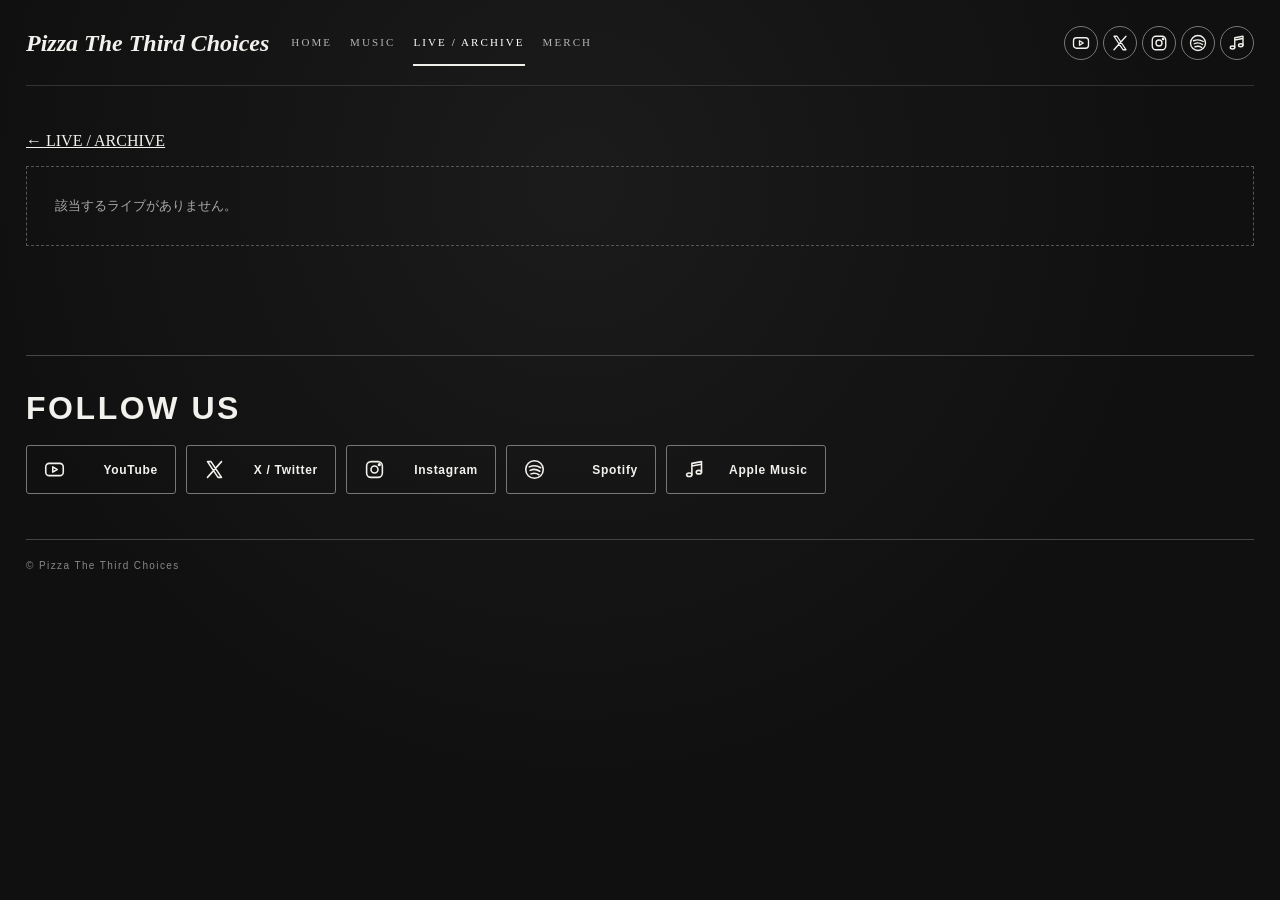
<file: event.html>
<!doctype html>
<html lang="ja">

<head>
  <meta charset="utf-8">
  <meta name="viewport" content="width=device-width, initial-scale=1">

  <title>LIVE DETAIL | Pizza The Third Choices</title>

  <!-- 共通スタイルシート -->
  <link rel="stylesheet" href="style.css">
</head>

<body>

  <!-- ========================================
       SITE SHELL / ページ全体
  ========================================= -->
  <div class="site-shell">


    <!-- ========================================
         HEADER / ナビゲーション
    ========================================= -->
    <nav class="top-nav">

      <!-- サイト名・ホームへのリンク -->
      <a class="wordmark" href="index.html">
        Pizza The Third Choices
      </a>

      <!-- ページ移動メニュー -->
      <div class="nav-links">
        <a href="index.html">HOME</a>
        <a href="music.html">MUSIC</a>
        <a class="active" href="live.html">LIVE / ARCHIVE</a>
        <a href="merch.html">MERCH</a>
      </div>

      <!-- 公式SNS・配信サービスのアイコン -->
      <!-- data/social.js の設定から自動生成される -->
      <div
        class="social-links header-social"
        data-social-links
        aria-label="公式SNS・配信ストア"
      ></div>

    </nav>


    <!-- ========================================
         MAIN / ライブ詳細ページ
    ========================================= -->
    <main class="archive-main">

      <!-- ライブ一覧ページへ戻る -->
      <p>
        <a href="live.html">
          ← LIVE / ARCHIVE
        </a>
      </p>

      <!-- ======================================
           EVENT DETAIL / ライブ詳細情報
      ======================================= -->

      <!--
        この領域には、JavaScriptによって以下の情報が
        自動的に表示される。

        ・公演日
        ・イベント名
        ・会場
        ・出演者などの公演情報
        ・ライブフライヤー
        ・セットリスト

        イベント情報を追加・変更する場合は、
        このHTMLではなく data/events.js を編集する。
      -->
      <div id="event-detail"></div>

    </main>


    <!-- ========================================
         FOLLOW US / 公式SNS
    ========================================= -->
    <section class="social-section">

      <h2>FOLLOW US</h2>

      <!--
        SNS・配信サービスへのリンクを表示する。

        リンク先の変更は data/social.js で行う。
      -->
      <div
        class="social-links"
        data-social-links
      ></div>

    </section>


    <!-- ========================================
         FOOTER / フッター
    ========================================= -->
    <footer>
      © Pizza The Third Choices
    </footer>

  </div>


  <!-- ==========================================
       JAVASCRIPT / データと表示処理

       注意：
       読み込み順を変更しない。
  =========================================== -->

  <!-- ライブ情報のデータ・表示処理 -->
  <script src="data/events.js"></script>

  <!-- URLに対応するライブ詳細を表示 -->
  <script>
    renderEventDetail();
  </script>

  <!-- 公式SNS・配信サービスのリンク -->
  <script src="data/social.js"></script>

</body>
</html>
</file>
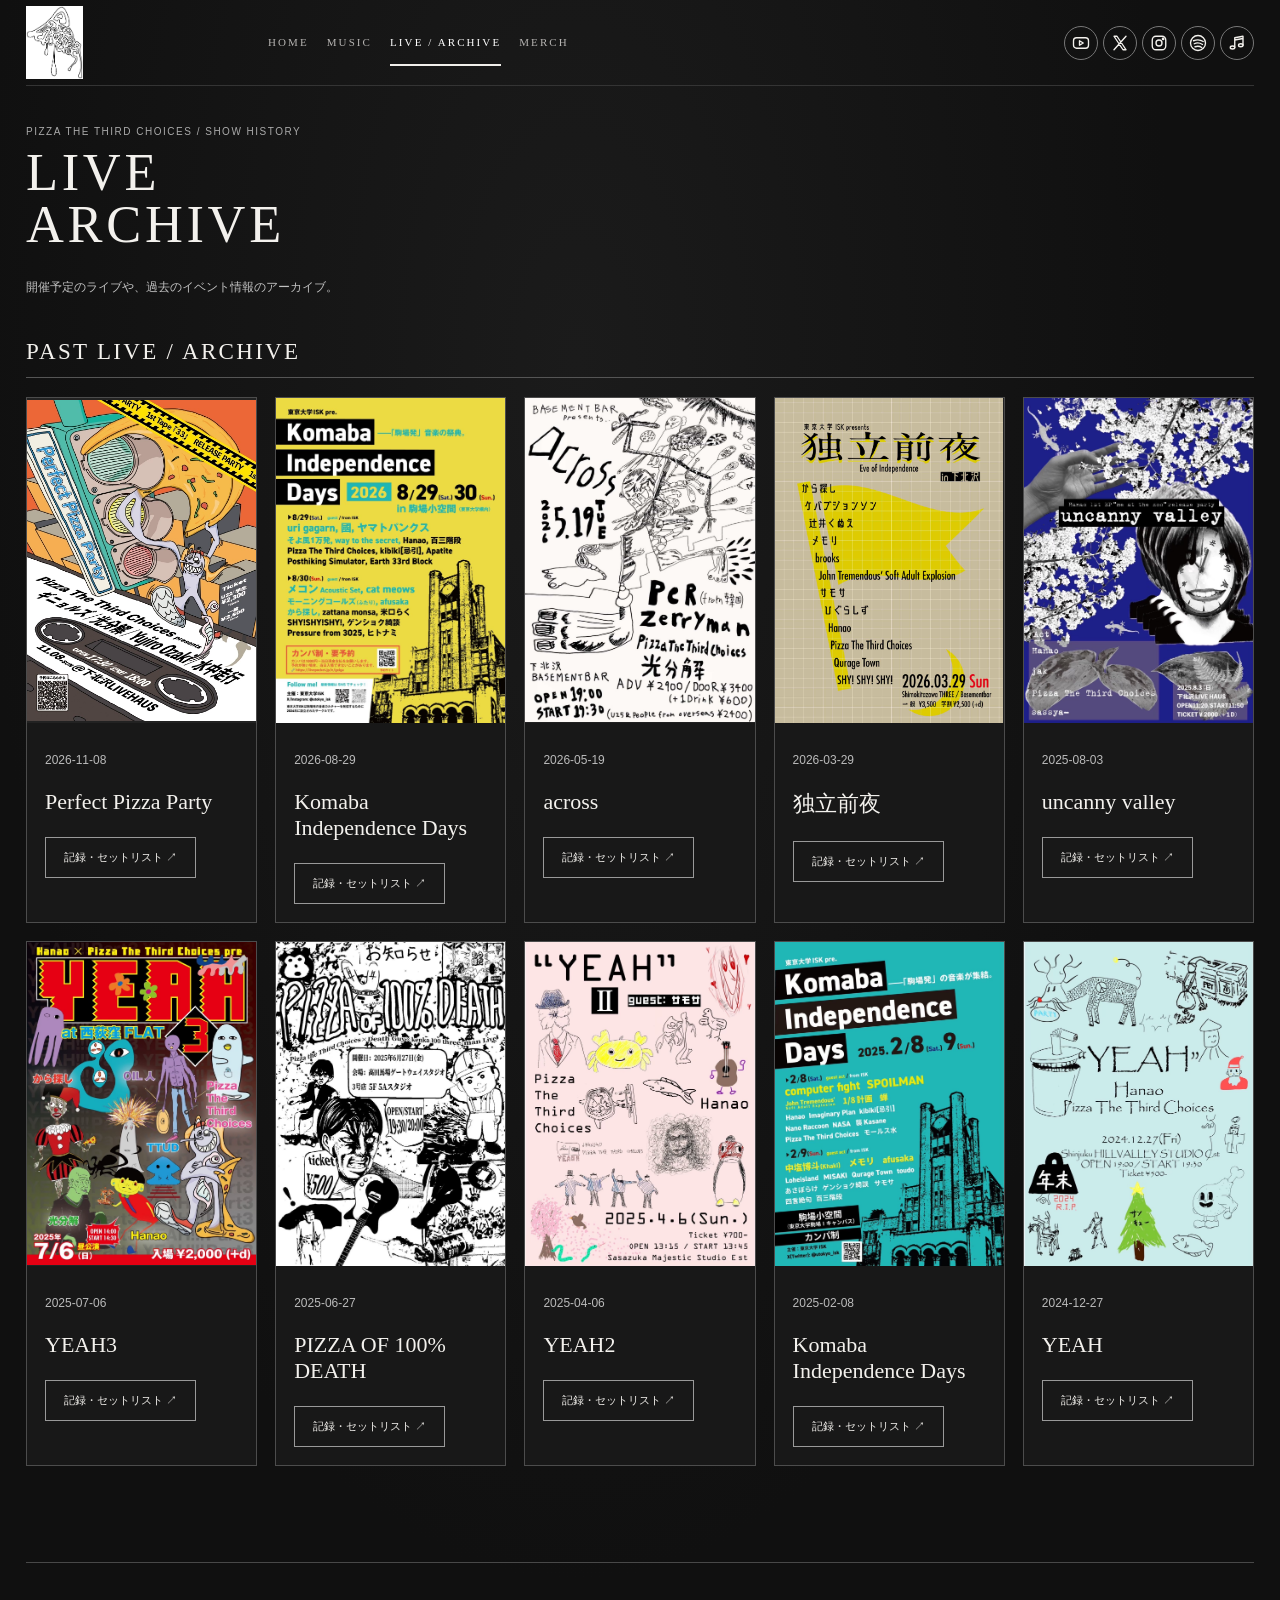
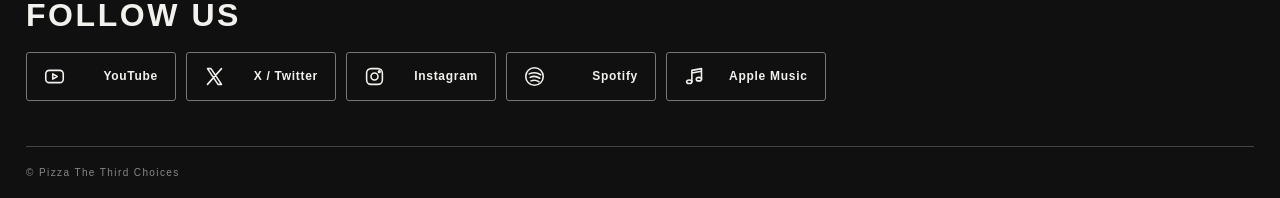
<file: live.html>
<!doctype html>
<html lang="ja">

<head>
  <meta charset="utf-8">
  <meta name="viewport" content="width=device-width, initial-scale=1">

  <title>LIVE / ARCHIVE | Pizza The Third Choices</title>

  <!-- 共通スタイルシート -->
  <link rel="stylesheet" href="style.css">
</head>

<body>

  <!-- ========================================
       SITE SHELL / ページ全体
  ========================================= -->
  <div class="site-shell">


    <!-- ========================================
         HEADER / ナビゲーション
    ========================================= -->
    <nav class="top-nav">

      <!-- ヘッダーロゴ -->
      <!-- 画像が読み込めない場合は文字タイトルを表示 -->
      <a class="wordmark" href="index.html">

        <img
          src="assets/logo/logo-white.png"
          alt="Pizza The Third Choices"
          onerror="this.hidden=true;this.nextElementSibling.hidden=false"
        >

        <span hidden>Pizza The Third Choices</span>

      </a>

      <!-- ページ移動メニュー -->
      <div class="nav-links">
        <a href="index.html">HOME</a>
        <a href="music.html">MUSIC</a>
        <a class="active" href="live.html">LIVE / ARCHIVE</a>
        <a href="merch.html">MERCH</a>
      </div>

      <!-- 公式SNS・配信サービスのアイコン -->
      <!-- data/social.js の設定から自動生成される -->
      <div
        class="social-links header-social"
        data-social-links
        aria-label="公式SNS・配信ストア"
      ></div>

    </nav>


    <!-- ========================================
         MAIN / ライブ一覧・アーカイブ
    ========================================= -->
    <main class="archive-main">

      <!-- ページ上部の小見出し -->
      <p class="eyebrow">
        PIZZA THE THIRD CHOICES / SHOW HISTORY
      </p>

      <!-- ページタイトル -->
      <h1>
        LIVE<br>
        ARCHIVE
      </h1>

      <!-- ページ説明文 -->
      <p class="intro">
        開催予定のライブや、過去のイベント情報のアーカイブ。
      </p>


      <!-- ======================================
           LIVE EVENTS / ライブ情報一覧
      ======================================= -->

      <!--
        この領域には、JavaScriptによって
        ライブ情報が自動生成される。

        ・開催予定のライブ
        ・過去のライブアーカイブ
        ・公演日
        ・イベント名
        ・会場
        ・フライヤー
        ・取り置きフォームへのリンク（対象公演）

        イベント情報を追加・編集する場合は
        data/events.js を変更する。

        実際の表示処理は、ページ末尾の
        renderEvents('live-events') で実行される。
      -->
      <div id="live-events"></div>

    </main>


    <!-- ========================================
         FOLLOW US / 公式SNS
    ========================================= -->
    <section class="social-section">

      <h2>FOLLOW US</h2>

      <!--
        公式SNS・配信サービスへのリンクを表示する。

        リンク先の変更は data/social.js で行う。
      -->
      <div
        class="social-links"
        data-social-links
      ></div>

    </section>


    <!-- ========================================
         FOOTER / フッター
    ========================================= -->
    <footer>
      © Pizza The Third Choices
    </footer>

  </div>


  <!-- ==========================================
       JAVASCRIPT / データと表示処理

       注意：
       以下の読み込み順は変更しない。
  =========================================== -->

  <!-- ライブ情報のデータ・表示処理 -->
  <script src="data/events.js"></script>

  <!-- ライブ一覧・アーカイブを表示 -->
  <script>
    renderEvents('live-events');
  </script>

  <!-- 公式SNS・配信サービスのリンク -->
  <script src="data/social.js"></script>

</body>
</html>
</file>
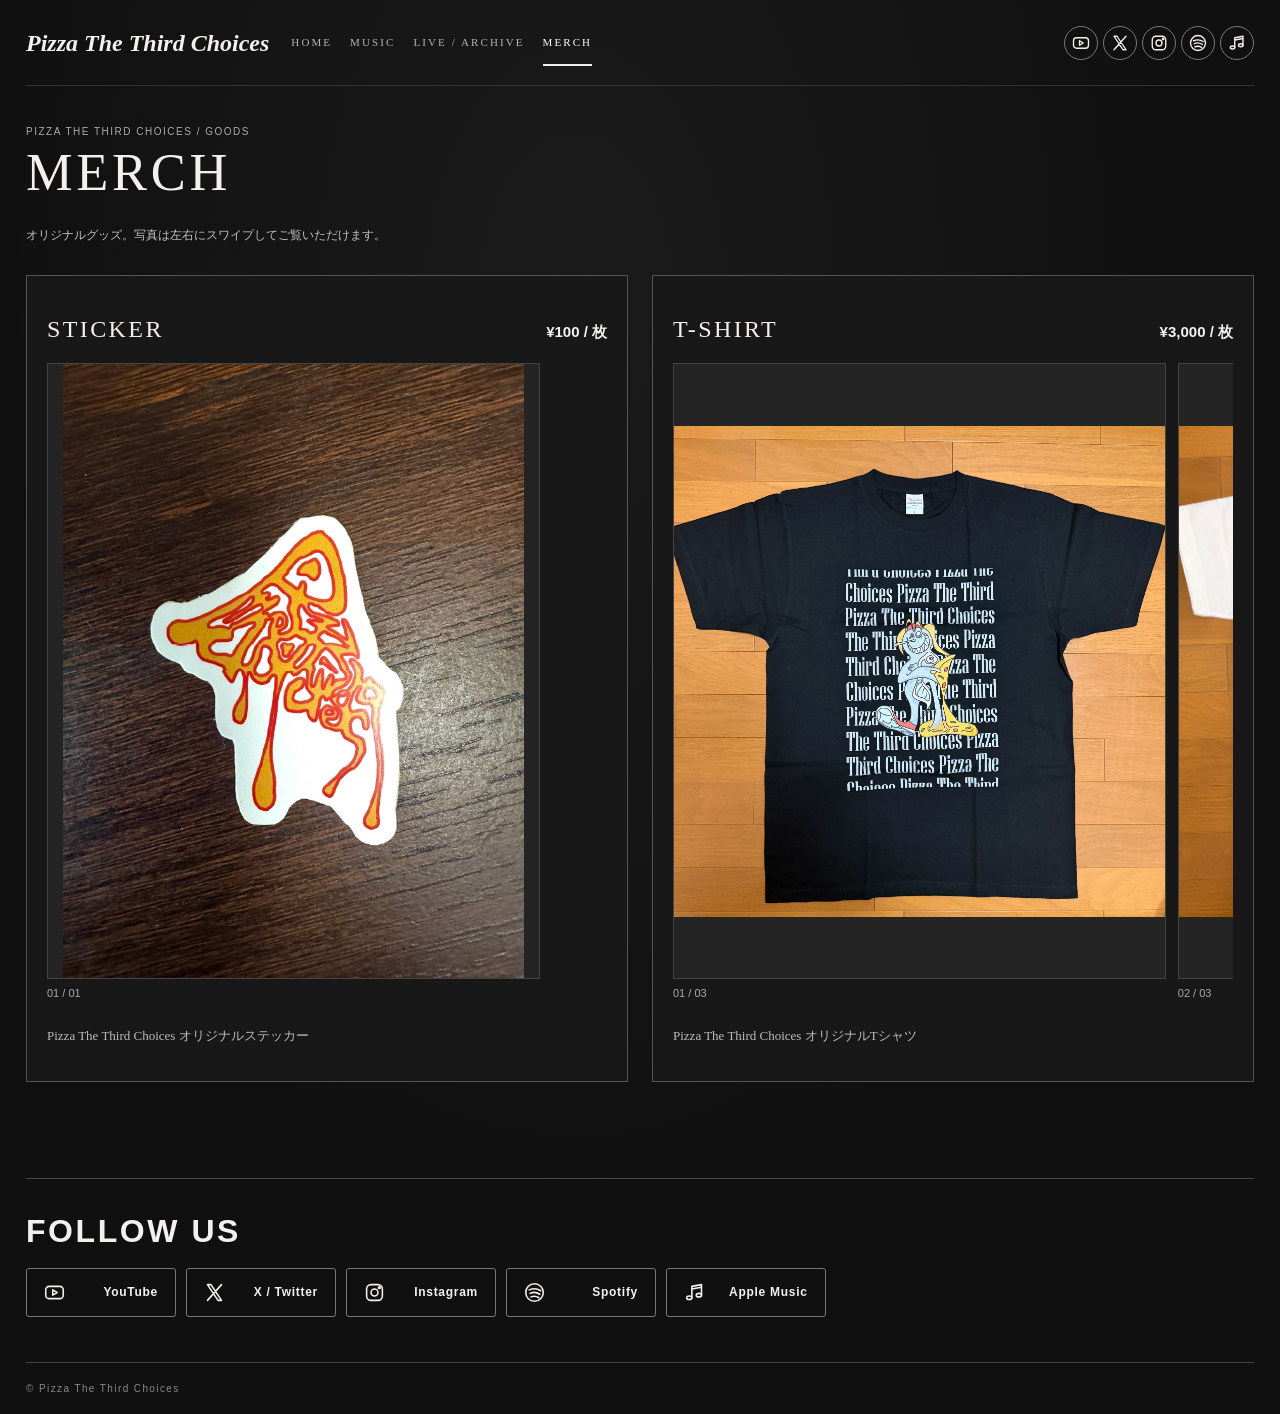
<file: merch.html>
<!doctype html>
<html lang="ja">

<head>
  <meta charset="utf-8">
  <meta name="viewport" content="width=device-width, initial-scale=1">

  <title>MERCH | Pizza The Third Choices</title>

  <!-- 共通スタイルシート -->
  <link rel="stylesheet" href="style.css">
</head>

<body>

  <!-- ========================================
       SITE SHELL / ページ全体
  ========================================= -->
  <div class="site-shell">


    <!-- ========================================
         HEADER / ナビゲーション
  ========================================= -->
    <nav class="top-nav">

      <!-- サイト名・ホームへのリンク -->
      <a class="wordmark" href="index.html">
        Pizza The Third Choices
      </a>

      <!-- ページ移動メニュー -->
      <div class="nav-links">
        <a href="index.html">HOME</a>
        <a href="music.html">MUSIC</a>
        <a href="live.html">LIVE / ARCHIVE</a>
        <a class="active" href="merch.html">MERCH</a>
      </div>

      <!-- 公式SNS・配信サービスのアイコン -->
      <!-- data/social.js の設定から自動生成される -->
      <div
        class="social-links header-social"
        data-social-links
        aria-label="公式SNS・配信ストア"
      ></div>

    </nav>


    <!-- ========================================
         MAIN / グッズ紹介ページ
    ========================================= -->
    <main class="archive-main">

      <!-- ページ上部の小見出し -->
      <p class="eyebrow">
        PIZZA THE THIRD CHOICES / GOODS
      </p>

      <!-- ページタイトル -->
      <h1>MERCH</h1>

      <!-- ページ説明文 -->
      <p class="intro">
        オリジナルグッズ。写真は左右にスワイプしてご覧いただけます。
      </p>


      <!-- ======================================
           MERCH ITEMS / グッズ一覧
      ======================================= -->

      <!--
        この領域には、JavaScriptによって
        グッズ情報が自動生成される。

        現在登録しているグッズ：
        ・ステッカー（¥100 / 枚）
        ・Tシャツ（¥3,000 / 枚）

        表示する情報：
        ・商品名
        ・価格
        ・商品写真（複数枚対応）
        ・商品説明

        商品情報を変更する場合：
          data/merch.js

        写真を追加・変更する場合：
          assets/merch/

        表示方法を変更する場合：
          merch.js
          style.css

        ※ 写真の切り替え・スワイプ表示などは
           JavaScriptとCSSで制御する。
      -->
      <div
        id="merch-items"
        class="merch-items"
      ></div>

    </main>


    <!-- ========================================
         FOLLOW US / 公式SNS
    ========================================= -->
    <section class="social-section">

      <h2>FOLLOW US</h2>

      <!--
        公式SNS・配信サービスへのリンクを表示する。

        リンク先の変更は data/social.js で行う。
      -->
      <div
        class="social-links"
        data-social-links
      ></div>

    </section>


    <!-- ========================================
         FOOTER / フッター
    ========================================= -->
    <footer>
      © Pizza The Third Choices
    </footer>

  </div>


  <!-- ==========================================
       JAVASCRIPT / データと表示処理

       注意：
       以下の読み込み順は変更しない。
  =========================================== -->

  <!-- グッズ情報（商品名・価格・写真など） -->
  <script src="data/merch.js"></script>

  <!-- グッズ一覧・写真ギャラリーの表示処理 -->
  <script src="merch.js"></script>

  <!-- 公式SNS・配信サービスのリンク -->
  <script src="data/social.js"></script>

</body>
</html>
</file>
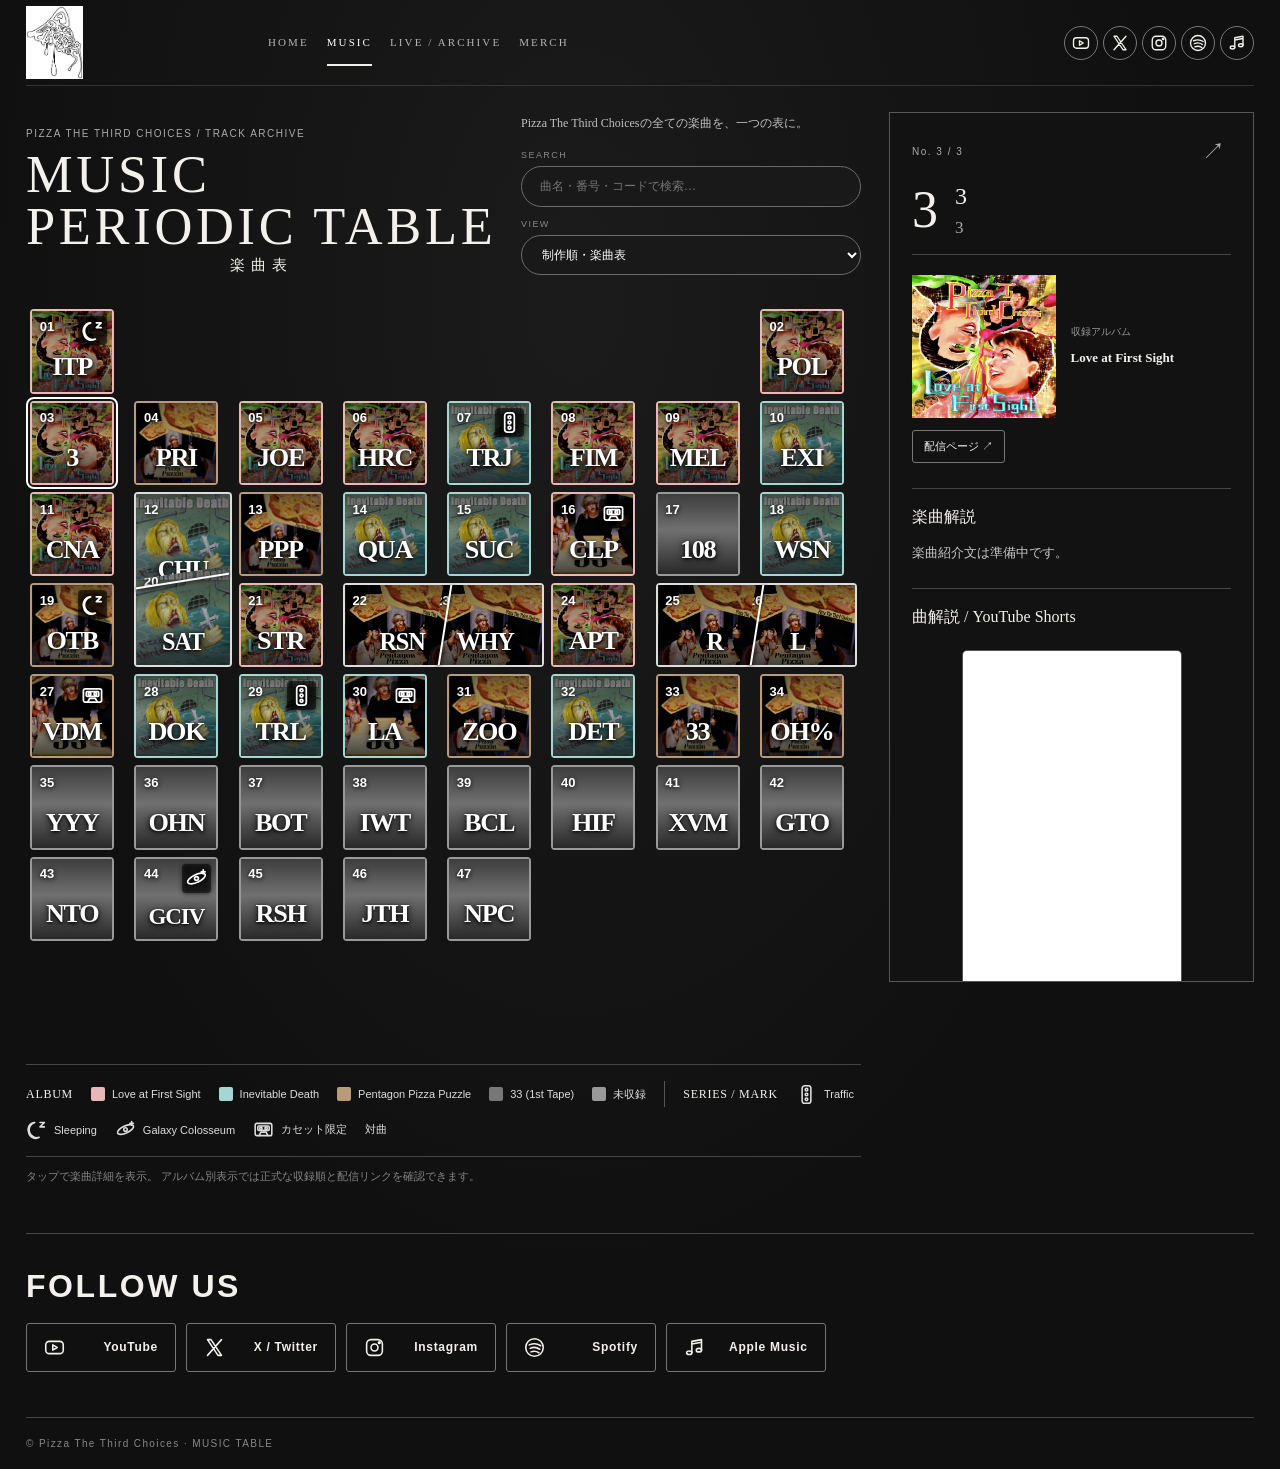
<file: music.html>
<!doctype html>
<html lang="ja">

<head>
  <meta charset="utf-8">
  <meta name="viewport" content="width=device-width, initial-scale=1">
  <meta name="theme-color" content="#101010">

  <title>MUSIC TABLE | Pizza The Third Choices</title>

  <!-- 共通スタイルシート -->
  <link rel="stylesheet" href="style.css">
</head>

<body>

  <!-- ========================================
       SITE SHELL / ページ全体
  ========================================= -->
  <div class="site-shell">


    <!-- ========================================
         HEADER / ナビゲーション
    ========================================= -->
    <nav
      class="top-nav"
      aria-label="メインナビゲーション"
    >

      <!-- ヘッダーロゴ -->
      <!-- 画像が読み込めない場合は文字タイトルを表示 -->
      <a class="wordmark" href="index.html">

        <img
          src="assets/logo/logo-white.png"
          alt="Pizza The Third Choices"
          onerror="this.hidden=true;this.nextElementSibling.hidden=false"
        >

        <span hidden>Pizza The Third Choices</span>

      </a>

      <!-- ページ移動メニュー -->
      <div class="nav-links">
        <a href="index.html">HOME</a>
        <a class="active" href="music.html">MUSIC</a>
        <a href="live.html">LIVE / ARCHIVE</a>
        <a href="merch.html">MERCH</a>
      </div>

      <!-- 公式SNS・配信サービスのアイコン -->
      <!-- data/social.js の設定から自動生成される -->
      <div
        class="social-links header-social"
        data-social-links
        aria-label="公式SNS・配信ストア"
      ></div>

    </nav>


    <!-- ========================================
         MAIN / 楽曲表ページ
    ========================================= -->
    <main class="main-layout">


      <!-- ======================================
           LEFT COLUMN / 楽曲表・検索・凡例
      ======================================= -->
      <div class="left-column">


        <!-- ====================================
             PAGE HEADER / タイトル・操作パネル
        ===================================== -->
        <header class="page-head">

          <!-- ページタイトル -->
          <div>

            <p class="eyebrow">
              PIZZA THE THIRD CHOICES / TRACK ARCHIVE
            </p>

            <h1>
              MUSIC<br>
              PERIODIC TABLE
            </h1>

            <p class="subheading">
              楽曲表
            </p>

          </div>


          <!-- ==================================
               INTRO TOOLS / 説明・検索・表示切替
          =================================== -->
          <div class="intro-tools">

            <!-- 楽曲表の説明文 -->
            <p class="intro">
              Pizza The Third Choicesの全ての楽曲を、一つの表に。
            </p>


            <!-- SEARCH / 楽曲検索 -->
            <!--
              曲名・楽曲番号・コードなどで検索する。

              入力された文字列を使った絞り込みは
              script.js で処理する。
            -->
            <label class="search-label">

              <span>SEARCH</span>

              <input
                id="search"
                type="search"
                placeholder="曲名・番号・コードで検索…"
                autocomplete="off"
              >

            </label>


            <!-- VIEW / 楽曲表示モード -->
            <!--
              楽曲の並べ方を切り替える。

              creation：制作順・楽曲表
              album：アルバム別・曲順

              切り替え処理は script.js で行う。

              option の value は JavaScriptから
              参照されるため、変更する場合は注意。
            -->
            <label class="search-label view-label">

              <span>VIEW</span>

              <select id="view-mode">

                <option value="creation">
                  制作順・楽曲表
                </option>

                <option value="album">
                  アルバム別・曲順
                </option>

              </select>

            </label>

          </div>

        </header>


        <!-- ====================================
             MUSIC TABLE / 楽曲表本体
        ===================================== -->

        <!--
          楽曲表はJavaScriptによって自動生成される。

          楽曲データ：
            data/songs.js

          アルバム情報：
            data/albums.js

          表示処理：
            script.js

          デザイン：
            style.css

          楽曲を追加する場合は、
          このHTMLではなく data/songs.js を編集する。
        -->
        <div class="table-scroll">

          <div
            id="periodic"
            class="periodic"
            aria-label="楽曲表"
          ></div>

        </div>


        <!-- ====================================
             LEGEND / 凡例
        ===================================== -->

        <!--
          アルバムごとの色分けなどの凡例を表示する。

          内容はJavaScriptによって生成される。
        -->
        <div
          id="legend"
          class="legend"
          aria-label="凡例"
        ></div>


        <!-- ====================================
             TABLE NOTE / 操作説明
        ===================================== -->
        <p class="table-note">
          タップで楽曲詳細を表示。
          アルバム別表示では正式な収録順と配信リンクを確認できます。
        </p>

      </div>


      <!-- ======================================
           DETAIL PANEL / 選択中の楽曲詳細
      ======================================= -->

      <!--
        楽曲表で選択した曲の詳細情報を表示する。

        表示内容の例：
          ・曲名
          ・楽曲番号
          ・収録アルバム
          ・楽曲解説
          ・関連動画

        楽曲の基本情報：
          data/songs.js

        楽曲解説：
          data/descriptions.js

        動画情報：
          data/videos.js

        詳細パネルの表示処理：
          script.js

        aria-live="polite" により、
        内容が更新されたことを支援技術に伝える。
      -->
      <aside
        id="detail"
        class="detail"
        aria-live="polite"
        aria-label="選択中の楽曲"
      ></aside>


    </main>


    <!-- ========================================
         FOLLOW US / 公式SNS
    ========================================= -->
    <section class="social-section">

      <h2>FOLLOW US</h2>

      <!--
        公式SNS・配信サービスへのリンクを表示する。

        リンク先を変更する場合は
        data/social.js を編集する。
      -->
      <div
        class="social-links"
        data-social-links
      ></div>

    </section>


    <!-- ========================================
         FOOTER / フッター
    ========================================= -->
    <footer>
      © Pizza The Third Choices · MUSIC TABLE
    </footer>

  </div>


  <!-- ==========================================
       JAVASCRIPT / データと表示処理

       注意：
       以下の読み込み順は変更しない。
  =========================================== -->

  <!-- アルバム情報 -->
  <script src="data/albums.js"></script>

  <!-- 楽曲の基本情報 -->
  <script src="data/songs.js"></script>

  <!-- 楽曲の解説文 -->
  <script src="data/descriptions.js"></script>

  <!-- 楽曲の動画情報 -->
  <script src="data/videos.js"></script>

  <!-- 楽曲表・検索・表示切替・詳細パネルの処理 -->
  <script src="script.js"></script>

  <!-- 公式SNS・配信サービスのリンク -->
  <script src="data/social.js"></script>

</body>
</html>
</file>
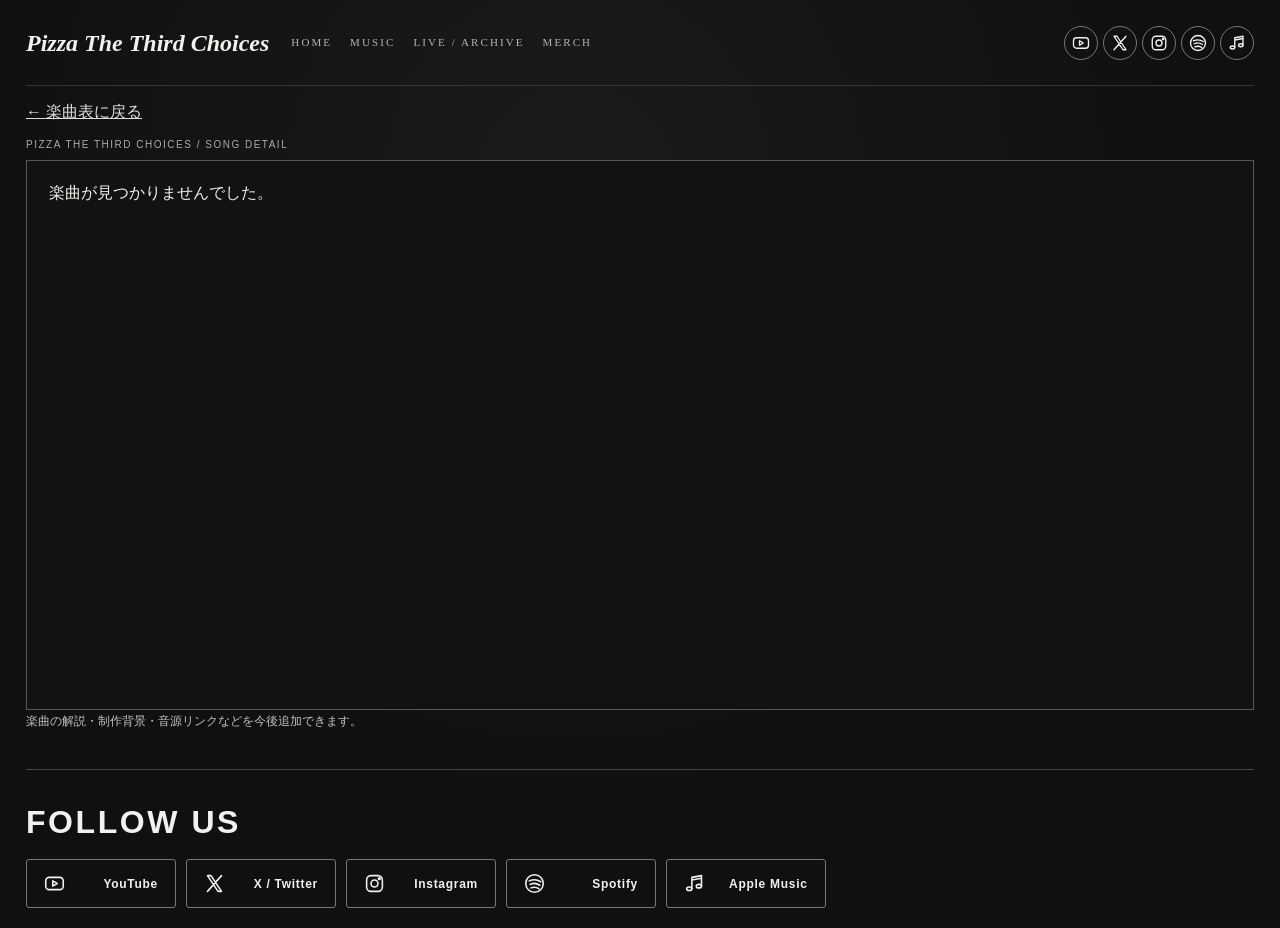
<file: song.html>
<!doctype html>
<html lang="ja">

<head>
  <meta charset="utf-8">
  <meta name="viewport" content="width=device-width, initial-scale=1">

  <title>SONG | PIZZA</title>

  <!-- 共通スタイルシート -->
  <link rel="stylesheet" href="style.css">
</head>

<body>

  <!-- ========================================
       SITE SHELL / ページ全体
  ========================================= -->
  <div class="site-shell">


    <!-- ========================================
         HEADER / ナビゲーション
    ========================================= -->
    <nav class="top-nav">

      <!-- サイト名・ホームへのリンク -->
      <a class="wordmark" href="index.html">
        Pizza The Third Choices
      </a>

      <!-- ページ移動メニュー -->
      <div class="nav-links">
        <a href="index.html">HOME</a>
        <a href="music.html">MUSIC</a>
        <a href="live.html">LIVE / ARCHIVE</a>
        <a href="merch.html">MERCH</a>
      </div>

      <!-- 公式SNS・配信サービスのアイコン -->
      <!-- data/social.js の設定から自動生成される -->
      <div
        class="social-links header-social"
        data-social-links
        aria-label="公式SNS・配信ストア"
      ></div>

    </nav>


    <!-- ========================================
         MAIN / 楽曲詳細ページ
    ========================================= -->
    <main>

      <!-- 楽曲表へ戻るリンク -->
      <p>
        <a href="music.html" style="color:#ddd">
          ← 楽曲表に戻る
        </a>
      </p>

      <!-- ページ上部の小見出し -->
      <p class="eyebrow">
        PIZZA THE THIRD CHOICES / SONG DETAIL
      </p>


      <!-- ======================================
           SONG DETAIL / 楽曲詳細表示
      ======================================= -->

      <!--
        この領域には、ページ下部のJavaScriptによって
        楽曲情報が自動生成される。

        表示する情報：
          ・楽曲番号
          ・楽曲コード
          ・曲名
          ・アルバム情報
          ・楽曲解説
          ・配信リンク
          ・関連動画

        URL例：
          song.html?id=12

        URLの id に対応する楽曲を
        data/songs.js から検索する。
      -->
      <section
        id="song-page"
        class="detail"
      ></section>


      <!-- ======================================
           INTRO / 補足説明
      ======================================= -->
      <p class="intro">
        楽曲の解説・制作背景・音源リンクなどを今後追加できます。
      </p>


      <!-- ======================================
           FOLLOW US / 公式SNS
      ======================================= -->
      <section class="social-section">

        <h2>FOLLOW US</h2>

        <!-- data/social.js から自動生成 -->
        <div
          class="social-links"
          data-social-links
        ></div>

      </section>

    </main>

  </div>


  <!-- ==========================================
       JAVASCRIPT / データの読み込み

       注意：
       読み込み順は変更しない。
  =========================================== -->

  <!-- アルバム情報 -->
  <script src="data/albums.js"></script>

  <!-- 楽曲の基本情報 -->
  <script src="data/songs.js"></script>

  <!-- 楽曲解説 -->
  <script src="data/descriptions.js"></script>

  <!-- 関連動画 -->
  <script src="data/videos.js"></script>

  <!-- 楽曲情報の共通処理 -->
  <script src="script.js"></script>


  <!-- ==========================================
       SONG DETAIL RENDERING / 楽曲詳細の生成
  =========================================== -->
  <script>

    // ----------------------------------------
    // 1. URLから楽曲番号を取得
    // ----------------------------------------
    // 例：song.html?id=12 → 12
    const id = Number(
      new URLSearchParams(location.search).get('id')
    );


    // ----------------------------------------
    // 2. 楽曲データを検索
    // ----------------------------------------
    // number がURLの id と一致する楽曲を取得
    const s = songs.find(
      x => x.number === id
    );


    // ----------------------------------------
    // 3. 表示先を取得
    // ----------------------------------------
    const target = document.querySelector('#song-page');


    // ----------------------------------------
    // 4. 楽曲が見つかった場合
    // ----------------------------------------
    if (s) {

      // ブラウザのタブタイトルを曲名に変更
      document.title = publicTitle(s) + ' | PIZZA';


      // --------------------------------------
      // 5. ジャケット・アートワーク
      // --------------------------------------
      const art = imageFor(s, 'detail-art');

      if (art) {
        target.append(art);
      }


      // --------------------------------------
      // 6. 楽曲情報の表示領域
      // --------------------------------------
      const body = document.createElement('div');
      body.className = 'detail-body';


      // --------------------------------------
      // 7. 楽曲番号・コード
      // --------------------------------------
      const n = document.createElement('p');
      n.className = 'eyebrow';

      n.textContent =
        `ELEMENT ${s.number} / ${publicCode(s)}`;


      // --------------------------------------
      // 8. 楽曲タイトル
      // --------------------------------------
      const h = document.createElement('h2');
      h.textContent = publicTitle(s);


      // --------------------------------------
      // 9. 収録アルバム情報
      // --------------------------------------
      const album = document.createElement('p');

      album.textContent =
        '収録：' +
        (
          cassetteOnlyNumbers.has(s.number)
            ? '33 (1st Tape) / カセット限定'
            : getAlbum(s)
        );


      // --------------------------------------
      // 10. 楽曲解説
      // --------------------------------------
      const desc = document.createElement('p');

      desc.textContent =
        isTeaser(s)
          ? '情報公開をお待ちください。'
          : (
              descriptions[s.number] ||
              '楽曲紹介文は準備中です。'
            );


      // --------------------------------------
      // 11. 基本情報をページに追加
      // --------------------------------------
      body.append(
        n,
        h,
        album,
        desc
      );


      // --------------------------------------
      // 12. 音楽配信リンク
      // --------------------------------------
      // 未公開曲には配信リンクを表示しない
      if (!isTeaser(s)) {

        const links = streamingLinks(
          albumByTitle(s.album)
        );

        if (links.childElementCount) {
          body.append(links);
        }

      }


      // --------------------------------------
      // 13. 関連動画
      // --------------------------------------
      // 未公開曲には動画を表示しない
      const video = isTeaser(s)
        ? null
        : videoFor(s);

      if (video) {
        body.append(video);
      }


      // --------------------------------------
      // 14. 完成した楽曲詳細をページに追加
      // --------------------------------------
      target.append(body);

    } else {

      // --------------------------------------
      // 15. 楽曲が見つからなかった場合
      // --------------------------------------
      target.textContent =
        '楽曲が見つかりませんでした。';

    }

  </script>


  <!-- ========================================
       SOCIAL LINKS / 公式SNS
  ========================================= -->
  <script src="data/social.js"></script>

</body>
</html>
</file>
<file: style.css>
:root{color-scheme:dark;font-family:Georgia,"Hiragino Mincho ProN","Yu Mincho",serif;background:#101010;color:#f3f1ed}*{box-sizing:border-box}body{margin:0;background:radial-gradient(ellipse at 45% 20%,#1b1b1b 0%,#101010 60%);min-height:100vh}button,input{font:inherit}button{cursor:pointer}a{color:inherit}.site-shell{max-width:1800px;margin:auto;padding:0 26px}.top-nav{min-height:86px;display:flex;align-items:center;gap:50px;border-bottom:1px solid #343434}.wordmark{display:flex;align-items:center;text-decoration:none;min-width:220px;font-style:italic;font-weight:bold;font-size:24px;line-height:1}.wordmark img{max-width:220px;max-height:73px;object-fit:contain;object-position:left}.nav-links{display:flex;gap:36px;align-items:center;flex-wrap:wrap}.nav-links a{text-decoration:none;font-size:11px;letter-spacing:.19em;color:#b6b4b2;padding:16px 0;border-bottom:2px solid transparent}.nav-links a.active{border-bottom-color:#f1efeb;color:white}.main-layout{display:grid;grid-template-columns:minmax(0,1fr) 365px;gap:28px;padding-top:26px;align-items:start}.left-column{min-width:0}.page-head{display:flex;align-items:end;justify-content:space-between;gap:20px;margin-bottom:24px}.eyebrow{font-family:Arial,sans-serif;font-size:10px;letter-spacing:.15em;color:#aaa}h1{font-size:clamp(36px,4.1vw,72px);line-height:.99;font-weight:400;letter-spacing:.07em;margin:10px 0 3px}.subheading{margin:0;text-align:center;letter-spacing:.4em;font-size:15px}.intro-tools{width:42%;max-width:340px}.intro{font-size:12px;color:#c1c1c1;line-height:1.95;margin:0 0 15px}.search-label{display:block;position:relative}.search-label span{display:block;font-family:Arial,sans-serif;color:#888;font-size:9px;letter-spacing:.16em;margin-bottom:6px}.search-label input{width:100%;background:#191919;border:1px solid #6b6b6b;border-radius:24px;padding:12px 18px;color:#fff;font-size:12px;outline:none}.search-label input:focus{border-color:#fff}.table-scroll{overflow-x:auto;padding:10px 4px 32px}.periodic{display:grid;grid-template-columns:repeat(8,minmax(0,1fr));gap:7px;min-width:650px}.element{position:relative;aspect-ratio:1/1;border:2px solid var(--album-color);border-radius:4px;background-color:var(--album-color);padding:8px;color:#fff;text-align:left;display:flex;flex-direction:column;justify-content:space-between;isolation:isolate;transition:transform .16s,filter .16s;min-width:0}.element:before{content:"";position:absolute;inset:0;background:linear-gradient(180deg,#0009,#0004 45%,#000b);z-index:-1}.element.cover-cell{background-image:var(--cover-url)!important;background-size:cover!important;background-position:center!important}.element:hover,.element:focus-visible{transform:translateY(-4px);z-index:30;outline:1px solid white}.element.selected{outline:2px solid #fff;outline-offset:2px;z-index:6}.element.dim{opacity:.18}.num{font:600 13px Arial,sans-serif;text-shadow:0 1px 5px #000}.symbol{font-size:clamp(17px,2.05vw,30px);font-weight:700;letter-spacing:-.05em;line-height:1.1;text-shadow:0 2px 8px #000,0 1px 3px #000;align-self:center;position:relative;top:-2px}.symbol.long-code{font-size:clamp(14px,1.8vw,25px)}.marks{position:absolute;right:5px;top:5px;display:flex;gap:3px}.mark-icon{display:flex;width:29px;height:29px;padding:3px;border-radius:4px;background:#0008;align-items:center;justify-content:center;filter:drop-shadow(0 1px 2px #000)}.mark-icon svg{width:100%;height:100%;fill:none;stroke:currentColor;stroke-width:1.8}.empty{aspect-ratio:1/1}.tooltip{position:absolute;left:50%;bottom:calc(100% + 12px);transform:translateX(-50%);width:235px;padding:13px;background:#eeeae3;color:#171717;box-shadow:0 10px 30px #000b;text-align:left;pointer-events:none;opacity:0;visibility:hidden;transition:opacity .12s;z-index:40;border-radius:4px}.element:hover .tooltip,.element:focus-visible .tooltip{opacity:1;visibility:visible}.tooltip strong{display:block;font-size:15px;margin:5px 0}.tooltip small{font-family:Arial,sans-serif;font-size:11px;line-height:1.6;display:block}.tooltip .more{margin-top:7px;font-weight:bold}.pair-connector{position:absolute;z-index:12;pointer-events:none;filter:drop-shadow(0 2px 2px #000);display:flex;align-items:center;justify-content:center}.pair-connector.right{width:25px;height:70px;right:-17px;top:50%;transform:translateY(-50%)}.pair-connector.down{width:70px;height:25px;bottom:-17px;left:50%;transform:translateX(-50%)}.pair-connector svg{width:100%;height:100%;overflow:visible}.pair-inline{font:bold 20px Arial,sans-serif;text-shadow:0 1px 3px #000}.legend{display:flex;align-items:center;gap:12px 18px;flex-wrap:wrap;padding:16px 0;border-top:1px solid #444;border-bottom:1px solid #444}.legend span{display:inline-flex;align-items:center;gap:7px;font:11px Arial,sans-serif;color:#ddd}.legend-label{font:12px Georgia,serif;letter-spacing:.06em}.legend .swatch{display:inline-block;width:14px;height:14px;border-radius:2px}.legend svg{width:21px;height:21px;stroke:currentColor;fill:none;stroke-width:1.8}.legend-divider{height:26px;border-left:1px solid #555}.table-note{color:#858585;font:11px Arial,sans-serif;line-height:1.6}.detail{border:1px solid #575757;background:#121212;padding:22px 22px 26px;min-height:550px;position:sticky;top:15px;max-height:calc(100vh - 30px);overflow-y:auto;scrollbar-color:#666 #151515}.detail-top{display:flex;justify-content:space-between;align-items:center}.detail-reset{background:none;border:0;color:#aaa;font-size:23px}.detail-heading{display:flex;align-items:center;gap:17px;margin:15px 0 20px;border-bottom:1px solid #444;padding-bottom:16px}.detail-number{font-size:52px;line-height:1}.detail-heading h2{font-size:24px;line-height:1.15;margin:0;overflow-wrap:anywhere;font-weight:400}.detail-code{font-size:17px;letter-spacing:.16em;margin:7px 0 0;color:#aaa}.detail-album{display:flex;gap:15px;align-items:center}.detail-cover{flex:0 0 45%;aspect-ratio:1/1;background:var(--album-color);display:flex;align-items:center;justify-content:center;color:#222;font:10px Arial,sans-serif;letter-spacing:.1em}.detail-art{width:100%;height:100%;object-fit:cover}.detail-art[hidden]{display:none}.detail-album-meta{display:flex;flex-direction:column;gap:9px;font-size:13px;line-height:1.5;overflow-wrap:anywhere}.detail-album-meta small{font:10px Arial,sans-serif;color:#999}.detail-album-meta span{font:11px Arial,sans-serif;color:#bbb}.description-section{margin-top:25px;border-top:1px solid #444;padding-top:18px}.description-section h3,.video-section h3{font-size:16px;font-weight:400;margin:0 0 10px}.description-section p{font-size:13px;line-height:1.9;color:#c7c7c7}.pair-jump,.detail-page-link{display:block;width:100%;text-align:center;border:1px solid #777;border-radius:4px;padding:11px 8px;background:transparent;color:#eee;text-decoration:none;font-size:12px;margin:14px 0}.pair-jump:hover,.detail-page-link:hover{background:#333}.video-section{border-top:1px solid #444;margin-top:22px;padding-top:18px;display:flex;flex-direction:column;gap:12px;align-items:center}.video-section h3{align-self:stretch}.shorts-player{width:min(100%,220px);aspect-ratio:9/16;border:1px solid #555;border-radius:5px;background:#222}.video-section a{font:12px Arial,sans-serif;color:#eee}.site-shell footer{border-top:1px solid #444;padding:20px 0;margin-top:25px;color:#888;font:10px Arial,sans-serif;letter-spacing:.14em}@media(max-width:1100px){.main-layout{grid-template-columns:1fr}.detail{position:static;max-height:none;min-height:0}.detail-album{max-width:500px}.detail-cover{max-width:170px}.periodic{min-width:640px}}@media(max-width:650px){.site-shell{padding:0 12px}.top-nav{gap:14px;min-height:65px}.wordmark{min-width:110px;font-size:15px}.wordmark img{max-width:110px;max-height:50px}.nav-links{gap:12px}.nav-links a{font-size:9px;letter-spacing:.05em}.page-head{display:block}.intro-tools{width:100%;max-width:none;margin-top:15px}.intro{font-size:11px}.main-layout{padding-top:18px}.periodic{gap:5px}.element{padding:6px}.detail{padding:16px}.legend{gap:9px 12px}}@media(hover:none){.tooltip{display:none}}

/* V6: Paired songs share one rectangular frame. The diagonal is a real internal divider. */
.periodic{grid-auto-rows:auto;align-items:stretch}
.pair-unit{position:relative;isolation:isolate;min-width:0;min-height:0;border:2px solid #eee;border-radius:4px;overflow:visible;background:#101010;z-index:2}
.pair-unit:hover,.pair-unit:focus-within{z-index:35}
.pair-unit .element{position:absolute;border:0;border-radius:0;outline-offset:-3px;aspect-ratio:auto;overflow:visible;min-height:0;min-width:0;transform:none}
.pair-unit .element:hover,.pair-unit .element:focus-visible{transform:none;filter:brightness(1.16)}
.pair-horizontal{grid-column-end:span 2;aspect-ratio:2/1}
.pair-vertical{grid-row-end:span 2;aspect-ratio:1/2}
.pair-horizontal .pair-first{inset:0 50% 0 0;clip-path:polygon(0 0,100% 0,calc(100% - 17%) 100%,0 100%)}
.pair-horizontal .pair-second{inset:0 0 0 50%;clip-path:polygon(17% 0,100% 0,100% 100%,0 100%)}
/* Use overlapping half-cell hit areas so the diagonal halves remain independently clickable. */
.pair-horizontal .pair-first{right:42%;clip-path:polygon(0 0,100% 0,86% 100%,0 100%)}
.pair-horizontal .pair-second{left:42%;clip-path:polygon(14% 0,100% 0,100% 100%,0 100%)}
.pair-vertical .pair-first{inset:0 0 42% 0;clip-path:polygon(0 0,100% 0,100% 86%,0 100%)}
.pair-vertical .pair-second{inset:42% 0 0 0;clip-path:polygon(0 14%,100% 0,100% 100%,0 100%)}
.pair-divider{position:absolute;pointer-events:none;z-index:10;filter:drop-shadow(0 1px 2px #000)}
.pair-horizontal .pair-divider{top:0;bottom:0;left:50%;width:2px;background:#fff;transform:skewX(-9deg);transform-origin:center}
.pair-vertical .pair-divider{left:0;right:0;top:50%;height:2px;background:#fff;transform:skewY(-9deg);transform-origin:center}
.pair-unit .num,.pair-unit .symbol,.pair-unit .marks{z-index:1}
.pair-unit .tooltip{z-index:50}
.pair-unit .element.selected{outline:2px solid #fff;outline-offset:-3px}
.pair-unit .element .symbol{font-size:clamp(16px,1.9vw,28px)}

/* V7 responsive equal-width grid: no forced horizontal scrolling */
.periodic{min-width:0;grid-template-columns:repeat(8,minmax(0,1fr));gap:clamp(2px,.6vw,7px);grid-auto-rows:auto}
.element{padding:clamp(2px,.6vw,8px)}
.pair-unit{border-color:#ddd}
.pair-unit.pair-searching{border-color:#ddd!important;outline:none!important;box-shadow:none!important}
.pair-unit.pair-searching .element.dim{opacity:.2}
.pair-unit.pair-searching .element:not(.dim){filter:brightness(1.1)}
.view-label{margin-top:12px}.view-label select{width:100%;padding:11px 16px;background:#191919;border:1px solid #6b6b6b;color:#fff;border-radius:20px;font-size:12px}
.periodic.album-layout{display:block}.album-group{margin:0 0 30px}.album-group-title{font-size:clamp(16px,2vw,23px);font-weight:400;border-bottom:1px solid #555;padding-bottom:10px}
.album-song-grid{display:grid;grid-template-columns:repeat(8,minmax(0,1fr));gap:clamp(2px,.6vw,7px)}.album-song-wrap{min-width:0;position:relative}.album-element{width:100%}.album-track-number{position:absolute;right:3px;bottom:3px;font:9px Arial,sans-serif;color:#fff;text-shadow:0 1px 4px #000;pointer-events:none}
.home-main,.archive-main{padding:30px 0 60px}.hero{min-height:380px;display:flex;flex-direction:column;align-items:center;justify-content:center;text-align:center;border-bottom:1px solid #444;padding:40px 10px}.hero-logo{max-width:min(520px,85%);max-height:220px;object-fit:contain}.hero h1{font-size:clamp(36px,6vw,85px)}.hero-caption{letter-spacing:.35em;color:#aaa;font:12px Arial,sans-serif}.hero-actions{display:flex;gap:15px;flex-wrap:wrap;justify-content:center;margin-top:25px}.hero-actions a,.event-info a{border:1px solid #999;padding:12px 18px;text-decoration:none;font:12px Arial,sans-serif}.hero-actions a:hover,.event-info a:hover{background:#333}.home-sections{display:grid;grid-template-columns:1fr 1fr;gap:15px;margin:25px 0 50px}.feature-tile{border:1px solid #555;padding:30px;min-height:260px;text-decoration:none;background:linear-gradient(135deg,#252525,#111);display:flex;flex-direction:column;justify-content:space-between}.feature-tile h2{font-size:clamp(25px,4vw,52px);font-weight:400;margin:10px 0}.feature-tile p{color:#aaa;font-size:13px}.feature-tile>span:last-child{font:11px Arial,sans-serif;letter-spacing:.15em}.section-bar{display:flex;align-items:center;justify-content:space-between;border-bottom:1px solid #555}.section-bar a{font:11px Arial,sans-serif;text-decoration:none}.archive-main>h1{margin-bottom:25px}.event-heading{font-size:23px;font-weight:400;letter-spacing:.1em;border-bottom:1px solid #555;padding-bottom:12px;margin-top:40px}.event-grid{display:grid;grid-template-columns:repeat(auto-fill,minmax(230px,1fr));gap:18px}.event-card{border:1px solid #4c4c4c;background:#181818;overflow:hidden}.event-card>img{display:block;width:100%;aspect-ratio:3/4;object-fit:contain;background:#222}.event-info{padding:18px}.event-date{font:12px Arial,sans-serif;color:#bbb}.event-title{font-size:22px;font-weight:400}.event-venue,.event-lineup,.event-description{font-size:12px;color:#bbb;line-height:1.7}.event-info a{display:inline-block;margin-top:8px}.empty-state{padding:28px;border:1px dashed #555;color:#aaa;font:13px Arial,sans-serif;line-height:1.7}
@media(max-width:1100px){.periodic{min-width:0!important}}
@media(max-width:650px){.table-scroll{overflow-x:visible;padding:4px 0 18px}.periodic{gap:3px}.element{border-width:1px;border-radius:2px;padding:2px;aspect-ratio:1/1}.num{font-size:clamp(6px,1.9vw,10px)}.symbol,.pair-unit .element .symbol{font-size:clamp(8px,2.9vw,15px);top:0;letter-spacing:-.07em}.symbol.long-code{font-size:clamp(7px,2.5vw,12px)}.mark-icon{width:clamp(10px,3.4vw,18px);height:clamp(10px,3.4vw,18px);padding:1px}.marks{right:1px;top:1px;gap:0}.pair-unit{border-width:1px;border-radius:2px}.pair-horizontal{aspect-ratio:2/1}.pair-vertical{aspect-ratio:1/2}.pair-divider{filter:none}.pair-horizontal .pair-divider{width:1px}.pair-vertical .pair-divider{height:1px}.pair-unit .element.selected{outline-width:1px}.album-song-grid{gap:3px}.album-track-number{font-size:7px}.home-sections{grid-template-columns:1fr}.feature-tile{min-height:210px}.hero{min-height:330px}.nav-links{gap:10px}.nav-links a{font-size:8px}.top-nav{justify-content:space-between}.wordmark{min-width:95px}.wordmark img{max-width:95px}}

/* Searching does not outline the combined pair frame */
.pair-unit.pair-searching .element.selected{outline:none;box-shadow:inset 0 0 0 2px #fff9}
@media(max-width:650px){.pair-unit.pair-searching .element.selected{box-shadow:inset 0 0 0 1px #fff9}}

/* v8: lightweight flyer archive, prominent next show, and streaming links */
.streaming-links{display:flex;flex-wrap:wrap;gap:8px;margin:12px 0 20px}
.streaming-links a{display:inline-block;padding:8px 11px;border:1px solid #777;border-radius:3px;color:#f5f5f5;text-decoration:none;font:11px Arial,sans-serif}
.streaming-links a:hover{background:#333}
.home-live{margin:20px 0 40px;padding:22px;border:1px solid #777;background:linear-gradient(125deg,#252525,#141414)}
.home-live .event-grid{grid-template-columns:1fr}
.home-live .event-card{display:grid;grid-template-columns:minmax(110px,220px) 1fr}
.home-live .event-cover-link{height:100%}
.home-live .event-info{display:flex;flex-direction:column;justify-content:center}
.event-cover-link{display:block;background:#252525;min-height:100px}
.event-thumb{width:100%;aspect-ratio:210/297;object-fit:contain;display:block;background:#222}
.event-no-image{display:grid;place-items:center;min-height:190px;color:#999;font:11px Arial,sans-serif}
.event-actions{display:flex;gap:8px;flex-wrap:wrap;margin-top:10px}
.event-info .event-actions a{margin:0;font-size:11px}
.event-actions .ticket-cta,.ticket-main{background:#e9b7b6!important;border-color:#e9b7b6!important;color:#171717!important;font-weight:bold!important}
.event-detail-title{font-size:clamp(30px,5vw,62px);overflow-wrap:anywhere}
.event-detail-meta{display:flex;gap:10px 25px;flex-wrap:wrap;margin:20px 0;border-block:1px solid #555;padding:12px 0;font:12px Arial,sans-serif;color:#ddd}
.ticket-main{display:inline-block;padding:15px 20px;text-decoration:none;margin:12px 0 22px;font:13px Arial,sans-serif}
.event-gallery{display:grid;grid-template-columns:repeat(auto-fit,minmax(min(100%,280px),1fr));gap:25px;margin:24px 0}
.event-figure{margin:0;min-width:0}.event-figure figcaption{font:13px Arial,sans-serif;letter-spacing:.12em;margin-bottom:10px}
.event-figure a{display:block;background:#202020}.event-full{display:block;width:100%;height:auto;max-height:950px;object-fit:contain}
.setlist-text{border-top:1px solid #555;padding-top:20px}.setlist-text li{padding:5px 0}.setlist-text a{color:#eee}
@media(max-width:650px){.home-live{padding:12px}.home-live .event-card{grid-template-columns:115px 1fr}.home-live .event-info{padding:10px}.home-live .event-title{font-size:17px}.event-info .event-actions a{padding:9px;font-size:10px}}

/* Release sides and cassette-only bonus track */
.release-side{font-size:.9rem;letter-spacing:.16em;margin:1.4rem 0 .7rem;color:#eee}
.bonus-tag{position:absolute;right:3px;bottom:3px;font-size:.56rem;letter-spacing:.03em;background:#f4e1a8;color:#222;padding:2px 4px;border-radius:2px;pointer-events:none}
.album-song-wrap{position:relative}
.special-track{display:flex;align-items:center;justify-content:center;text-align:center;padding:8px;color:white!important;background:#555!important;border:2px solid #aaa!important;font-size:.72rem;text-decoration:none;overflow-wrap:anywhere}

/* Official social links — shared across the site */
.social-section{padding:34px 0 20px;margin-top:36px;border-top:1px solid #484848}
.social-section h2{font:600 clamp(20px,3vw,32px) Arial,sans-serif;letter-spacing:.08em;margin:0 0 18px}
.social-links{display:flex;flex-wrap:wrap;gap:10px}
.social-link{display:inline-flex;align-items:center;justify-content:space-between;gap:24px;min-width:150px;border:1px solid #777;border-radius:3px;padding:13px 17px;text-decoration:none;font:600 12px Arial,sans-serif;letter-spacing:.06em;transition:background .2s,border-color .2s}
.social-link:hover,.social-link:focus-visible{background:#303030;border-color:#fff}
.social-empty{color:#999;font:12px Arial,sans-serif}
@media(max-width:650px){.social-link{min-width:calc(50% - 5px);padding:12px;font-size:11px;gap:5px}.social-section{margin-top:24px}}

/* Official release links */
.release-links{display:grid;grid-template-columns:repeat(3,minmax(0,1fr));gap:12px;margin:18px 0 28px}
.release-link{min-width:0;display:flex;align-items:center;gap:12px;padding:12px;border:1px solid #555;border-radius:8px;color:#f6f6f6;text-decoration:none;background:#202020}
.release-link:hover,.release-link:focus-visible{border-color:#e9b7b6;background:#2b2b2b}
.release-link img{width:52px;height:52px;object-fit:cover;flex-shrink:0;border-radius:3px}
.release-link span:nth-child(2){font-weight:700;flex:1;overflow-wrap:anywhere}
.release-link span:last-child{font-size:.75rem;white-space:nowrap}
@media(max-width:850px){.release-links{grid-template-columns:1fr}}

/* V12: one pair rectangle spans the intervening grid gutter too.
   A cell is exactly (container width - seven gutters) / eight.
   CSS Grid includes the gutter when an item spans two tracks. */
.periodic {
  --periodic-gap: clamp(2px, .6vw, 7px);
  gap: var(--periodic-gap);
  grid-template-columns: repeat(8, minmax(0, 1fr));
  grid-auto-rows: minmax(0, calc((100% - 7 * var(--periodic-gap)) / 8));
  align-items: stretch;
}
.pair-horizontal, .pair-vertical {
  aspect-ratio: auto; /* don't force 2:1 or 1:2: the spanned gap changes that ratio */
  width: 100%;
  height: 100%;
}
@media (max-width: 650px) {
  .periodic { --periodic-gap: 3px; }
  .pair-horizontal, .pair-vertical { aspect-ratio: auto; }
}

/* v13: swipeable flyer and setlist archive */
.event-carousel{margin:34px 0 44px;min-width:0}
.event-carousel-heading,.event-carousel-controls{display:flex;align-items:center;justify-content:space-between;gap:12px}
.event-carousel-heading h2{font-size:20px;letter-spacing:.14em;font-weight:400}
.event-carousel-counter,.event-carousel-hint{font:12px Arial,sans-serif;color:#aaa;letter-spacing:.14em}
.event-carousel-track{display:flex;gap:14px;overflow-x:auto;scroll-snap-type:x mandatory;scroll-padding-inline:0;overscroll-behavior-x:contain;scrollbar-width:thin;padding:0 0 12px;-webkit-overflow-scrolling:touch}
.event-carousel-slide{flex:0 0 min(100%,580px);margin:0;scroll-snap-align:start;min-width:0}
.event-carousel-slide figcaption{font:12px Arial,sans-serif;letter-spacing:.13em;margin:0 0 10px;color:#ddd}
.event-slide-image{display:flex;align-items:center;justify-content:center;background:#222;min-height:240px;height:min(74vh,700px)}
.event-carousel-image{display:block;max-width:100%;max-height:100%;object-fit:contain}
.event-pdf{background:#222;height:min(74vh,700px);display:flex;flex-direction:column;align-items:stretch}
.event-pdf iframe{border:0;width:100%;flex:1;min-height:200px}
.event-pdf-open{padding:12px;color:#fff;text-align:center;font:12px Arial,sans-serif}
.event-carousel-controls{justify-content:center;margin:12px 0;gap:24px}
.event-carousel-arrow{background:transparent;border:1px solid #777;color:#fff;padding:10px 20px;font-size:18px;cursor:pointer}
.event-carousel-arrow:disabled{opacity:.3;cursor:default}
@media(max-width:650px){.event-carousel-slide{flex-basis:88%}.event-slide-image,.event-pdf{height:65vh}}

/* Ver.15: social icons, home photography and merchandise */
.top-nav{gap:22px;flex-wrap:wrap}.nav-links{gap:18px}.header-social{margin-left:auto;gap:5px;flex-wrap:nowrap}.header-social .social-link{min-width:0;width:34px;height:34px;padding:7px;border-radius:50%;gap:0;justify-content:center}.social-link svg{width:21px;height:21px;fill:none;stroke:currentColor;stroke-width:1.8;stroke-linecap:round;stroke-linejoin:round}.social-link svg path{stroke-linejoin:round}.header-social .social-link svg{width:18px;height:18px}.home-visuals{position:relative;margin:24px 0 38px;overflow:hidden;min-height:180px}.home-visuals>img:first-child{width:100%;max-height:560px;object-fit:cover;display:block}.home-extra-logo{position:absolute;right:3%;bottom:6%;width:min(28%,230px);max-height:150px;object-fit:contain;filter:drop-shadow(0 3px 12px #000)}.home-merch{padding:24px 0;border-top:1px solid #444}.home-merch p{color:#aaa;letter-spacing:.15em}.merch-items{display:grid;grid-template-columns:repeat(2,minmax(0,1fr));gap:24px;margin-top:28px}.merch-card{border:1px solid #555;padding:20px;background:#181818;min-width:0}.merch-heading{display:flex;align-items:baseline;justify-content:space-between;gap:12px}.merch-heading h2{font-weight:400;letter-spacing:.1em}.merch-heading strong{font:600 15px Arial,sans-serif}.merch-gallery{display:flex;overflow-x:auto;gap:12px;scroll-snap-type:x mandatory;padding-bottom:12px}.merch-gallery figure{margin:0;flex:0 0 88%;scroll-snap-align:start}.merch-gallery figure a{display:flex;align-items:center;justify-content:center;width:100%;aspect-ratio:4/5;background:#242424;border:1px solid #444;text-decoration:none}.merch-gallery img{width:100%;height:100%;object-fit:contain}.merch-gallery figcaption{font:11px Arial,sans-serif;color:#aaa;margin-top:8px}.merch-missing{font:12px Arial,sans-serif;color:#888}.merch-card>p{color:#bbb;font-size:13px;line-height:1.8}.home-live .event-grid{display:grid;gap:16px}.home-live .ticket-cta,.event-actions .ticket-cta{background:#f0f0e9;color:#111;border-color:#f0f0e9;font-weight:bold}.home-live .event-thumb{object-fit:cover}
@media(max-width:950px){.top-nav{gap:8px}.header-social{width:100%;margin:0 0 12px;justify-content:flex-end}.merch-items{grid-template-columns:1fr}}
@media(max-width:650px){.header-social .social-link{width:33px;height:33px;min-width:0;padding:7px}.home-visuals{min-height:100px}.merch-card{padding:12px}.merch-gallery figure{flex-basis:92%}}
</file>
